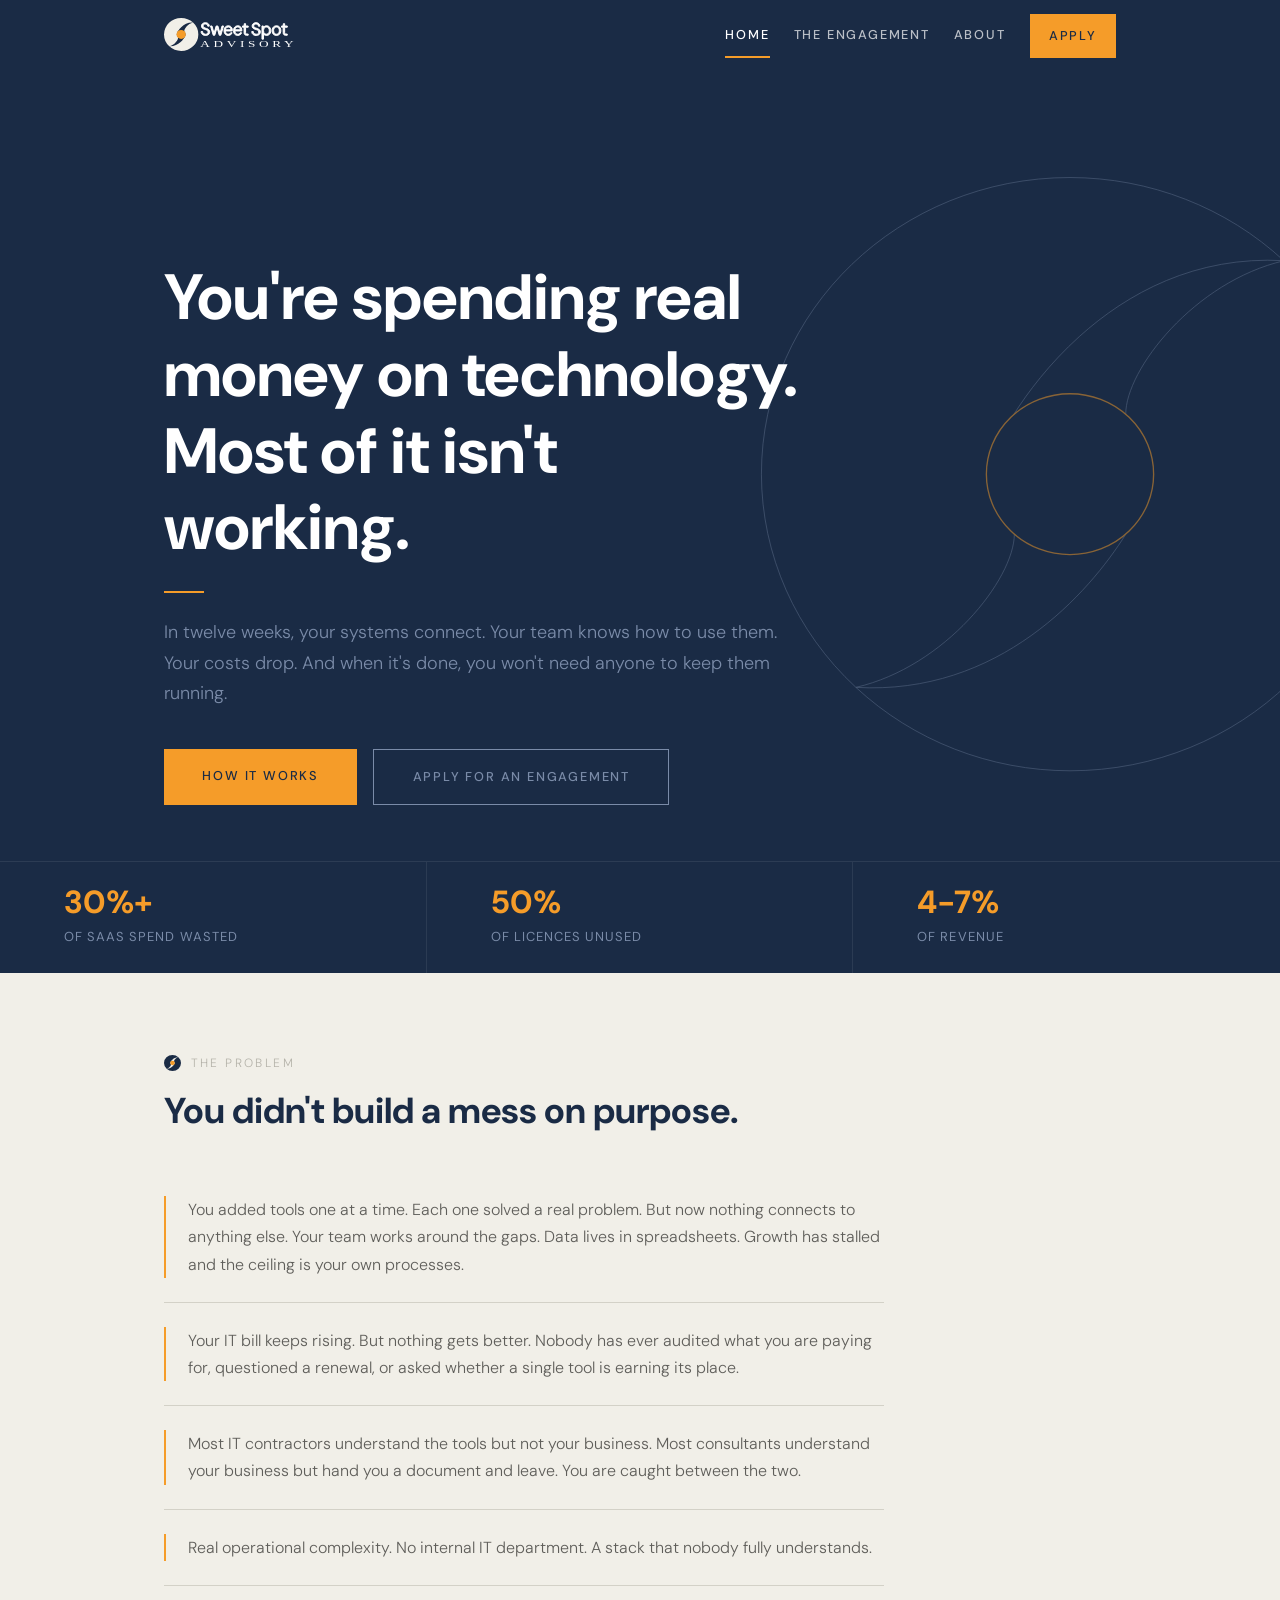
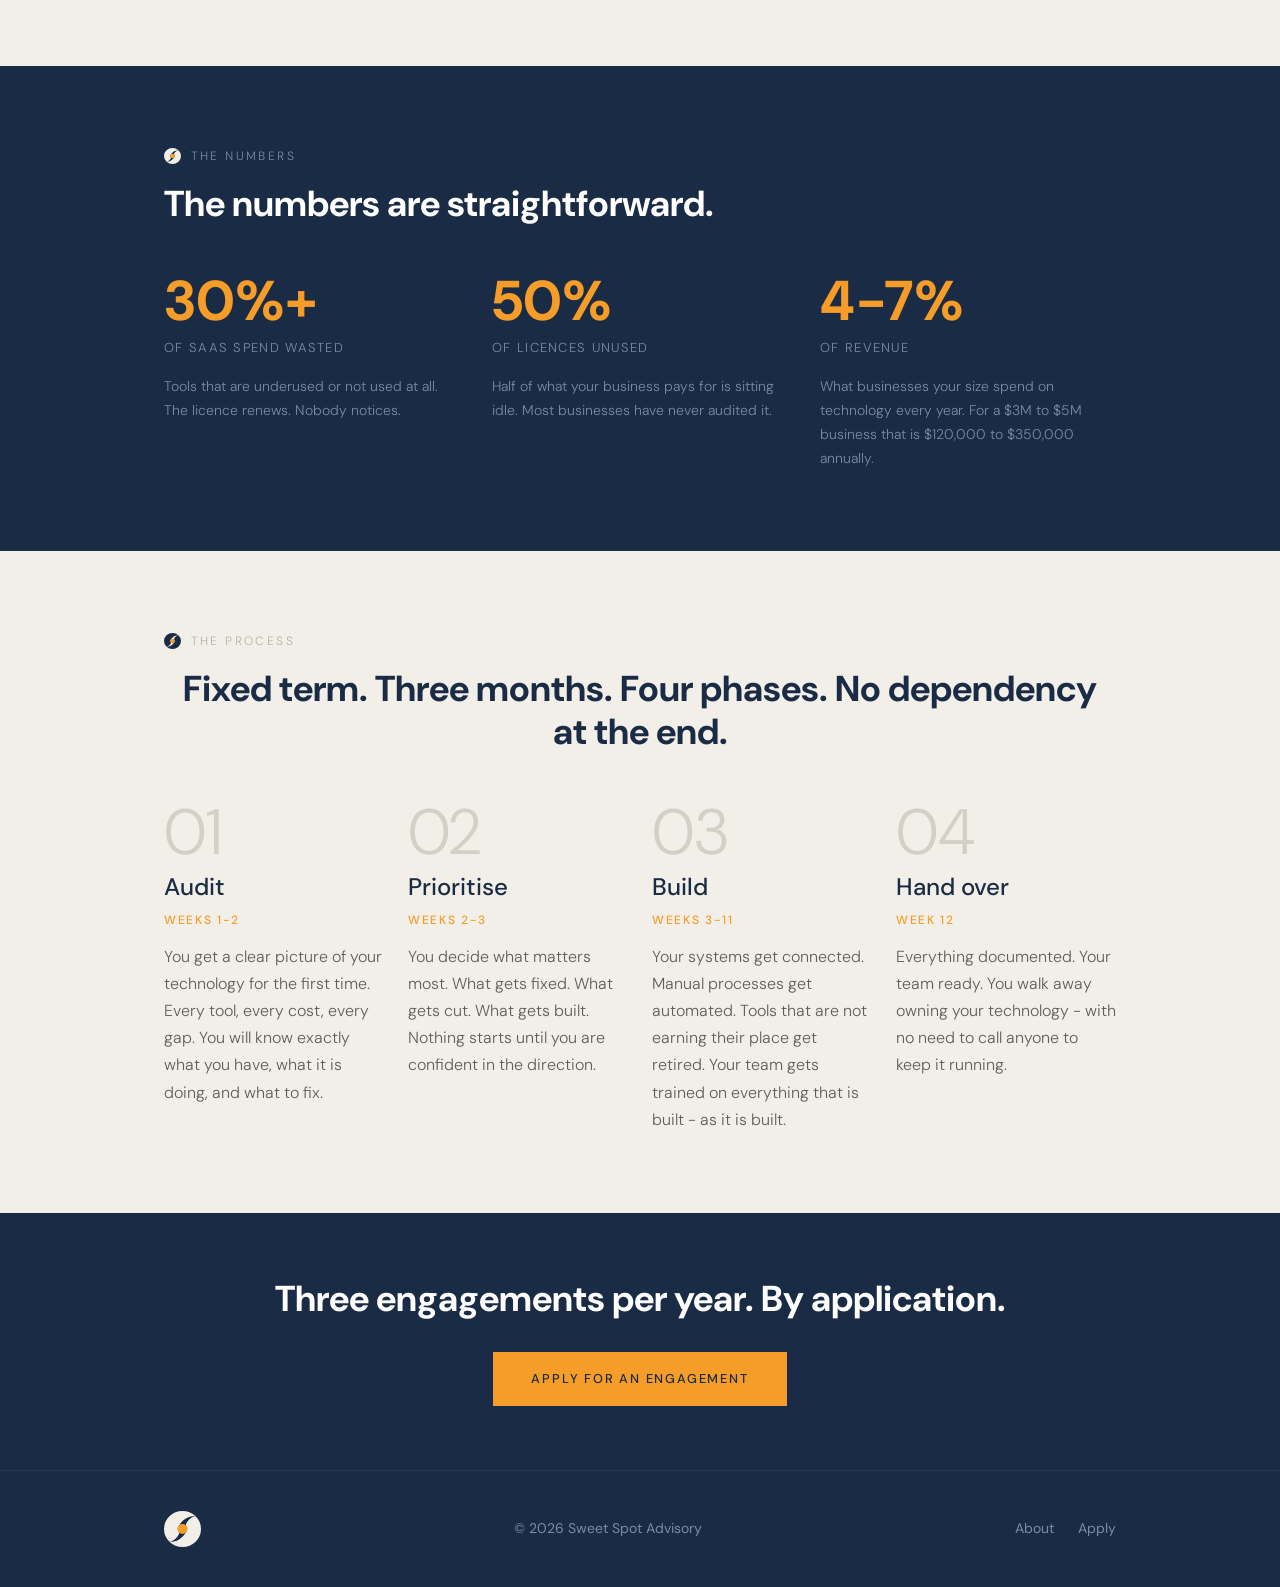
<file: index.html>
<!DOCTYPE html>
<html lang="en">
<head>
  <meta charset="UTF-8">
  <meta name="viewport" content="width=device-width, initial-scale=1.0">
  <title>Sweet Spot Advisory &mdash; Technology Advisory for Growing Businesses</title>
  <meta name="description" content="Sweet Spot Advisory. Fixed-term technology engagements for B2B businesses whose systems have stopped working for them. Three months. Strategy and implementation. No ongoing dependency.">
  <meta property="og:title" content="Sweet Spot Advisory — Technology that earns its place.">
  <meta property="og:description" content="Fixed-term technology engagements for B2B businesses. Three months. Strategy and implementation. No ongoing dependency.">
  <meta property="og:url" content="https://sweetspotadvisory.com.au">
  <meta property="og:type" content="website">
  <meta name="twitter:card" content="summary">
  <meta name="twitter:title" content="Sweet Spot Advisory">
  <meta name="twitter:description" content="Fixed-term technology engagements for B2B businesses. Three months. No ongoing dependency.">
  <link rel="canonical" href="https://sweetspotadvisory.com.au/">
  <link rel="icon" href="assets/images/favicon.svg" type="image/svg+xml">
  <script type="application/ld+json">
  {
    "@context": "https://schema.org",
    "@type": "ProfessionalService",
    "name": "Sweet Spot Advisory",
    "description": "Fixed-term technology advisory engagements for B2B businesses.",
    "url": "https://sweetspotadvisory.com.au",
    "telephone": "+61420600071",
    "email": "kevin@sweetspotadvisory.com.au",
    "address": {
      "@type": "PostalAddress",
      "addressLocality": "Sydney",
      "addressRegion": "NSW",
      "addressCountry": "AU"
    },
    "founder": {
      "@type": "Person",
      "name": "Kevin Sweet"
    },
    "areaServed": "Australia",
    "priceRange": "$$$"
  }
  </script>
  <link rel="stylesheet" href="assets/css/main.css">
</head>
<body>

<!-- NAV: keep in sync across all pages -->

<nav class="site-nav">
  <div class="container">
    <a href="index.html" class="site-nav__brand">
      <img src="assets/images/logo.svg" alt="Sweet Spot Advisory" class="site-nav__logo">
    </a>
    <button class="site-nav__toggle" aria-label="Toggle navigation" aria-expanded="false">
      <span></span><span></span><span></span>
    </button>
    <ul class="site-nav__links">
      <li><a href="index.html">Home</a></li>
      <li><a href="engagement.html">The Engagement</a></li>
      <li><a href="about.html">About</a></li>
      <li><a href="contact.html" class="btn--nav">Apply</a></li>
    </ul>
  </div>
</nav>
<!-- /NAV -->

<main>

<!-- ========== HERO ========== -->
<section class="hero hero--full">
  <div class="hero-mark-bg" aria-hidden="true">
    <img src="assets/images/MarkOutlineAll.svg" alt="">
  </div>
  <div class="container">
    <h1>You're spending real money on technology. Most of it isn't working.</h1>
    <hr class="hero__accent">
    <p>In twelve weeks, your systems connect. Your team knows how to use them. Your costs drop. And when it's done, you won't need anyone to keep them running.</p>
    <div class="hero__ctas">
      <a href="#how-it-works" class="btn btn--primary">How it works</a>
      <a href="contact.html" class="btn btn--outline-light">Apply for an engagement</a>
    </div>
  </div>
  <div class="hero-stats">
    <div class="hero-stat">
      <span class="hero-stat__value">30%+</span>
      <span class="hero-stat__label">of SaaS spend wasted</span>
    </div>
    <div class="hero-stat">
      <span class="hero-stat__value">50%</span>
      <span class="hero-stat__label">of licences unused</span>
    </div>
    <div class="hero-stat">
      <span class="hero-stat__value">4-7%</span>
      <span class="hero-stat__label">of revenue</span>
    </div>
  </div>
</section>


<!-- ========== THE PROBLEM ========== -->
<section class="section" id="the-problem">
  <div class="container">
    <span class="section__label">The problem</span>
    <h2 class="section__heading reveal">You didn't build a mess on purpose.</h2>

    <ul class="problem-list reveal">
      <li class="problem-list__item">
        <p>You added tools one at a time. Each one solved a real problem. But now nothing connects to anything else. Your team works around the gaps. Data lives in spreadsheets. Growth has stalled and the ceiling is your own processes.</p>
      </li>
      <li class="problem-list__item">
        <p>Your IT bill keeps rising. But nothing gets better. Nobody has ever audited what you are paying for, questioned a renewal, or asked whether a single tool is earning its place.</p>
      </li>
      <li class="problem-list__item">
        <p>Most IT contractors understand the tools but not your business. Most consultants understand your business but hand you a document and leave. You are caught between the two.</p>
      </li>
      <li class="problem-list__item">
        <p>Real operational complexity. No internal IT department. A stack that nobody fully understands.</p>
      </li>
    </ul>
  </div>
</section>


<!-- ========== THE ROI CASE ========== -->
<section class="section section--navy" id="roi">
  <div class="container">
    <span class="section__label">The numbers</span>
    <h2 class="section__heading section__heading--light reveal">The numbers are straightforward.</h2>

    <div class="stat-grid reveal">
      <div class="stat">
        <span class="stat__number">30%+</span>
        <span class="stat__label">of SaaS spend wasted</span>
        <p class="stat__detail">Tools that are underused or not used at all. The licence renews. Nobody notices.</p>
      </div>
      <div class="stat">
        <span class="stat__number">50%</span>
        <span class="stat__label">of licences unused</span>
        <p class="stat__detail">Half of what your business pays for is sitting idle. Most businesses have never audited it.</p>
      </div>
      <div class="stat">
        <span class="stat__number">4-7%</span>
        <span class="stat__label">of revenue</span>
        <p class="stat__detail">What businesses your size spend on technology every year. For a $3M to $5M business that is $120,000 to $350,000 annually.</p>
      </div>
    </div>
  </div>
</section>


<!-- ========== HOW IT WORKS ========== -->
<section class="section" id="how-it-works">
  <div class="container">
    <span class="section__label">The process</span>
    <h2 class="section__heading text-center reveal">Fixed term. Three months. Four phases. No dependency at the end.</h2>

    <div class="timeline reveal">
      <div class="timeline__phase">
        <span class="timeline__number">01</span>
        <h3>Audit</h3>
        <span class="label">Weeks 1-2</span>
        <p>You get a clear picture of your technology for the first time. Every tool, every cost, every gap. You will know exactly what you have, what it is doing, and what to fix.</p>
      </div>
      <div class="timeline__phase">
        <span class="timeline__number">02</span>
        <h3>Prioritise</h3>
        <span class="label">Weeks 2-3</span>
        <p>You decide what matters most. What gets fixed. What gets cut. What gets built. Nothing starts until you are confident in the direction.</p>
      </div>
      <div class="timeline__phase">
        <span class="timeline__number">03</span>
        <h3>Build</h3>
        <span class="label">Weeks 3-11</span>
        <p>Your systems get connected. Manual processes get automated. Tools that are not earning their place get retired. Your team gets trained on everything that is built - as it is built.</p>
      </div>
      <div class="timeline__phase">
        <span class="timeline__number">04</span>
        <h3>Hand over</h3>
        <span class="label">Week 12</span>
        <p>Everything documented. Your team ready. You walk away owning your technology - with no need to call anyone to keep it running.</p>
      </div>
    </div>
  </div>
</section>


<!-- ========== CTA STRIP ========== -->
<section class="section section--navy section--cta">
  <div class="container text-center">
    <h2 class="section__heading section__heading--light reveal">Three engagements per year. By application.</h2>
    <a href="contact.html" class="btn btn--cta reveal">Apply for an engagement</a>
  </div>
</section>

</main>

<!-- FOOTER: keep in sync across all pages -->
<footer class="site-footer">
  <div class="container">
    <div class="footer-inner">
      <img src="assets/images/SPLogo-Offwhite.svg" alt="Sweet Spot Advisory" class="footer-logo">
      <span class="footer-copy">&copy; 2026 Sweet Spot Advisory</span>
      <ul class="footer-links">
        <li><a href="about.html">About</a></li>
        <li><a href="contact.html">Apply</a></li>
      </ul>
    </div>
  </div>
</footer>
<!-- /FOOTER -->

<script src="assets/js/main.js"></script>
</body>
</html>
</file>
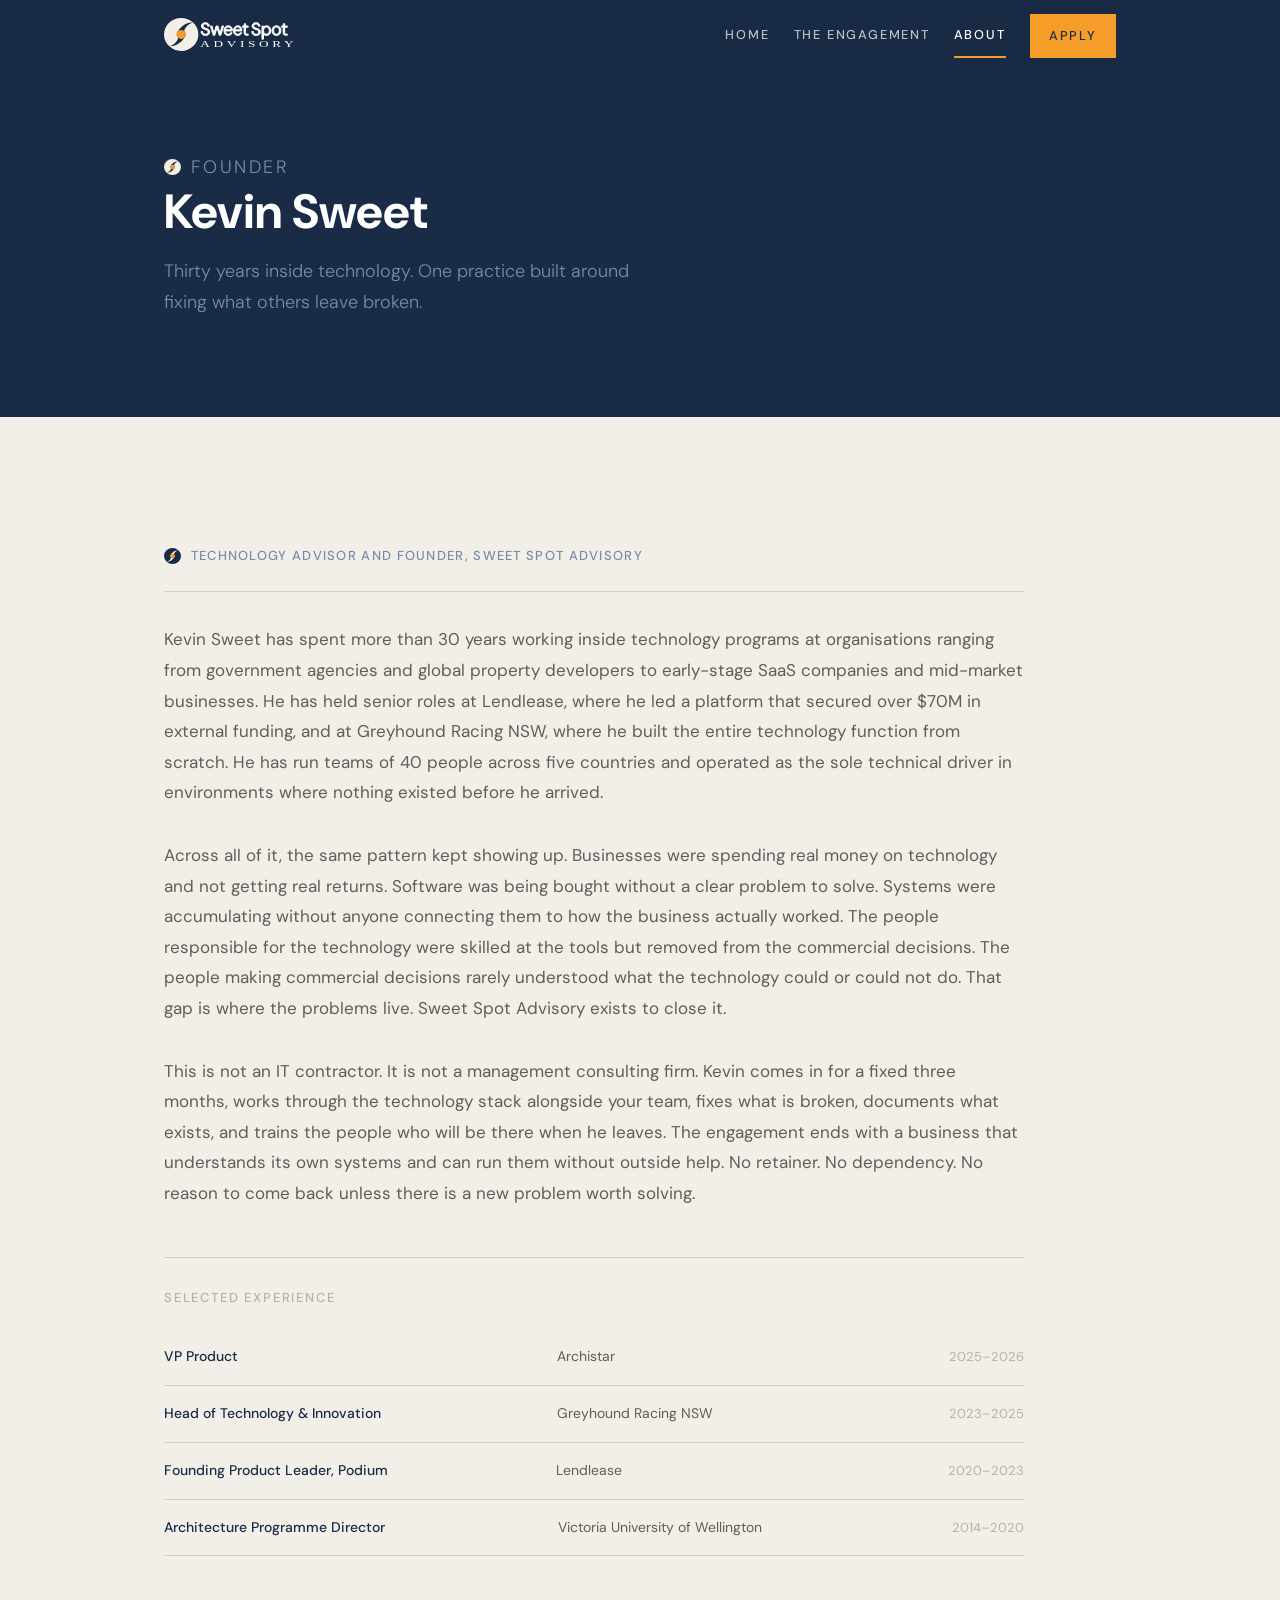
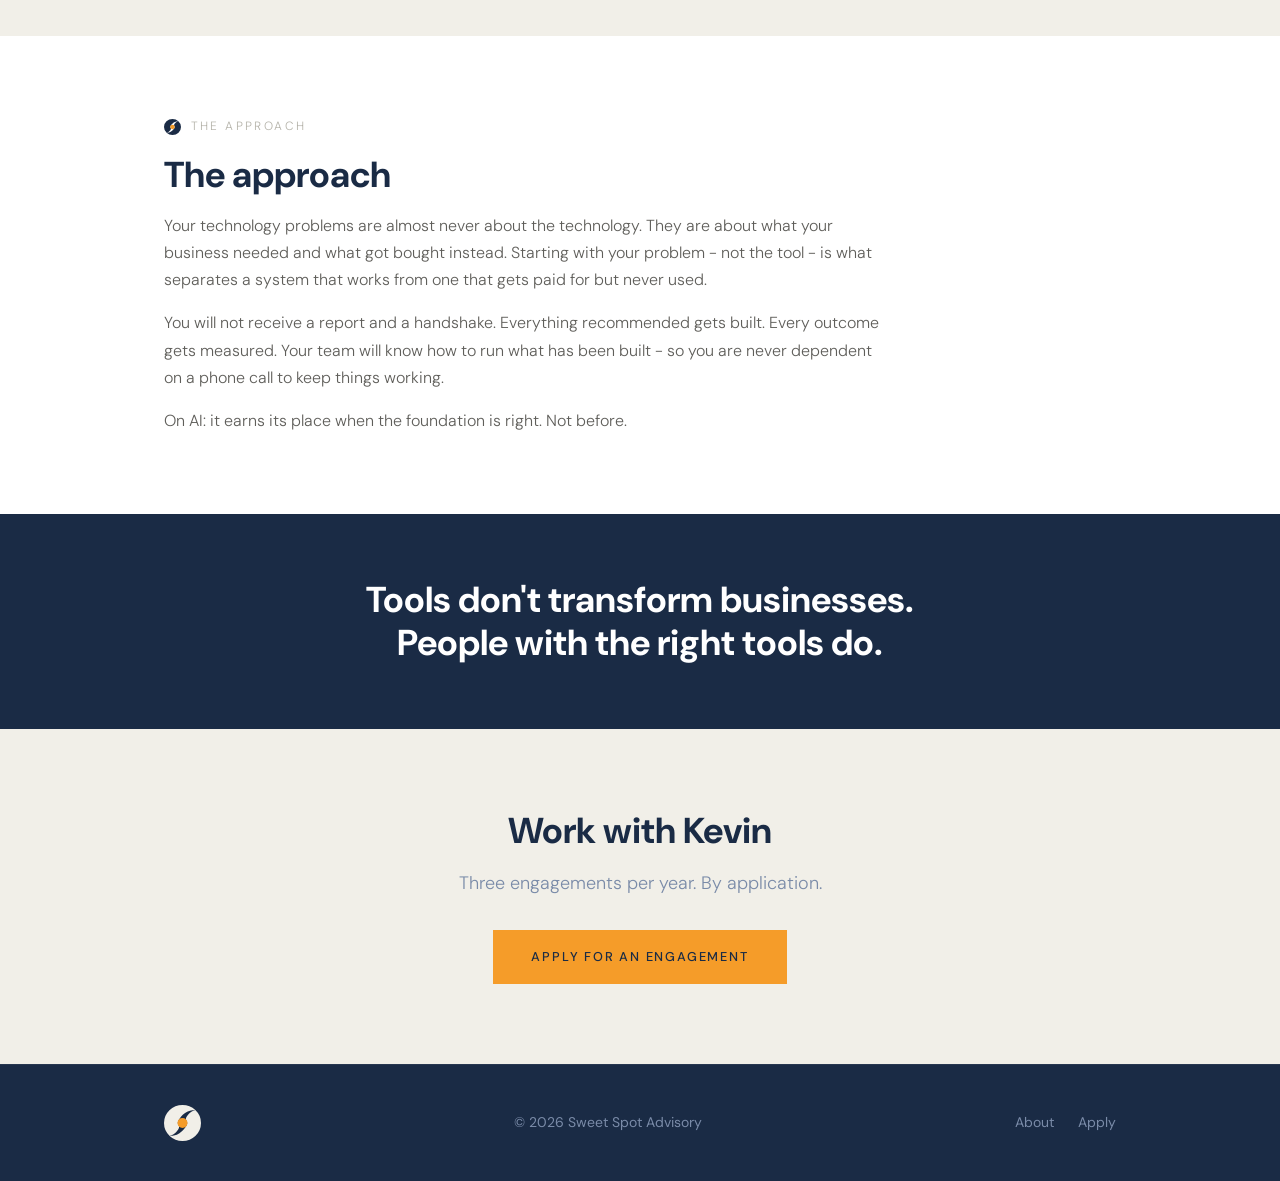
<file: about.html>
<!DOCTYPE html>
<html lang="en">
<head>
  <meta charset="UTF-8">
  <meta name="viewport" content="width=device-width, initial-scale=1.0">
  <title>About &mdash; Sweet Spot Advisory</title>
  <meta name="description" content="Kevin Sweet. Thirty years inside technology. One practice built around fixing what others leave broken. Founder of Sweet Spot Advisory.">
  <meta property="og:title" content="About — Sweet Spot Advisory">
  <meta property="og:description" content="Kevin Sweet. Thirty years inside technology. One practice built around fixing what others leave broken. Founder of Sweet Spot Advisory.">
  <meta property="og:type" content="website">
  <link rel="canonical" href="https://sweetspotadvisory.com.au/about">
  <link rel="icon" href="assets/images/favicon.svg" type="image/svg+xml">
  <link rel="stylesheet" href="assets/css/main.css">
</head>
<body class="no-hero">

<!-- NAV: keep in sync across all pages -->
<nav class="site-nav">
  <div class="container">
    <a href="index.html" class="site-nav__brand">
      <img src="assets/images/logo.svg" alt="Sweet Spot Advisory" class="site-nav__logo">
    </a>
    <button class="site-nav__toggle" aria-label="Toggle navigation" aria-expanded="false">
      <span></span><span></span><span></span>
    </button>
    <ul class="site-nav__links">
      <li><a href="index.html">Home</a></li>
      <li><a href="engagement.html">The Engagement</a></li>
      <li><a href="about.html">About</a></li>
      <li><a href="contact.html" class="btn--nav">Apply</a></li>
    </ul>
  </div>
</nav>
<!-- /NAV -->

<main>

<!-- ========== HERO ========== -->
<section class="hero first-section">
  <div class="container">
    <p class="hero-eyebrow">Founder</p>
    <h1>Kevin Sweet</h1>
    <p>Thirty years inside technology. One practice built around fixing what others leave broken.</p>
  </div>
</section>


<!-- ========== BIO ========== -->
<section class="section">
  <div class="container">
    <div class="about-intro reveal">
      <p class="about-role">Technology Advisor and Founder, Sweet Spot Advisory</p>
      <div class="about-bio">
        <p>Kevin Sweet has spent more than 30 years working inside technology programs at organisations ranging from government agencies and global property developers to early-stage SaaS companies and mid-market businesses. He has held senior roles at Lendlease, where he led a platform that secured over $70M in external funding, and at Greyhound Racing NSW, where he built the entire technology function from scratch. He has run teams of 40 people across five countries and operated as the sole technical driver in environments where nothing existed before he arrived.</p>
        <p>Across all of it, the same pattern kept showing up. Businesses were spending real money on technology and not getting real returns. Software was being bought without a clear problem to solve. Systems were accumulating without anyone connecting them to how the business actually worked. The people responsible for the technology were skilled at the tools but removed from the commercial decisions. The people making commercial decisions rarely understood what the technology could or could not do. That gap is where the problems live. Sweet Spot Advisory exists to close it.</p>
        <p>This is not an IT contractor. It is not a management consulting firm. Kevin comes in for a fixed three months, works through the technology stack alongside your team, fixes what is broken, documents what exists, and trains the people who will be there when he leaves. The engagement ends with a business that understands its own systems and can run them without outside help. No retainer. No dependency. No reason to come back unless there is a new problem worth solving.</p>
      </div>
      <div class="about-experience">
        <h4>Selected experience</h4>
        <ul class="experience-list">
          <li><span class="experience-role">VP Product</span><span class="experience-org">Archistar</span><span class="experience-years">2025&ndash;2026</span></li>
          <li><span class="experience-role">Head of Technology &amp; Innovation</span><span class="experience-org">Greyhound Racing NSW</span><span class="experience-years">2023&ndash;2025</span></li>
          <li><span class="experience-role">Founding Product Leader, Podium</span><span class="experience-org">Lendlease</span><span class="experience-years">2020&ndash;2023</span></li>
          <li><span class="experience-role">Architecture Programme Director</span><span class="experience-org">Victoria University of Wellington</span><span class="experience-years">2014&ndash;2020</span></li>
        </ul>
      </div>
    </div>
  </div>
</section>


<!-- ========== APPROACH ========== -->
<section class="section section--alt">
  <div class="container">
    <span class="section__label">The approach</span>
    <h2 class="section__heading reveal">The approach</h2>
    <div class="prose reveal">
      <p>Your technology problems are almost never about the technology. They are about what your business needed and what got bought instead. Starting with your problem - not the tool - is what separates a system that works from one that gets paid for but never used.</p>
      <p>You will not receive a report and a handshake. Everything recommended gets built. Every outcome gets measured. Your team will know how to run what has been built - so you are never dependent on a phone call to keep things working.</p>
      <p>On AI: it earns its place when the foundation is right. Not before.</p>
    </div>
  </div>
</section>


<!-- ========== POSITIONING LINE ========== -->
<section class="section section--navy section--cta">
  <div class="container text-center">
    <blockquote class="pullquote reveal">
      Tools don't transform businesses. People with the right tools do.
    </blockquote>
  </div>
</section>


<!-- ========== CTA ========== -->
<section class="section text-center">
  <div class="container">
    <h2 class="section__heading reveal">Work with Kevin</h2>
    <p class="section__sub reveal">Three engagements per year. By application.</p>
    <a href="contact.html" class="btn btn--primary reveal mt-3">Apply for an engagement</a>
  </div>
</section>

</main>

<!-- FOOTER: keep in sync across all pages -->
<footer class="site-footer">
  <div class="container">
    <div class="footer-inner">
      <img src="assets/images/SPLogo-Offwhite.svg" alt="Sweet Spot Advisory" class="footer-logo">
      <span class="footer-copy">&copy; 2026 Sweet Spot Advisory</span>
      <ul class="footer-links">
        <li><a href="about.html">About</a></li>
        <li><a href="contact.html">Apply</a></li>
      </ul>
    </div>
  </div>
</footer>
<!-- /FOOTER -->

<script src="assets/js/main.js"></script>
</body>
</html>
</file>
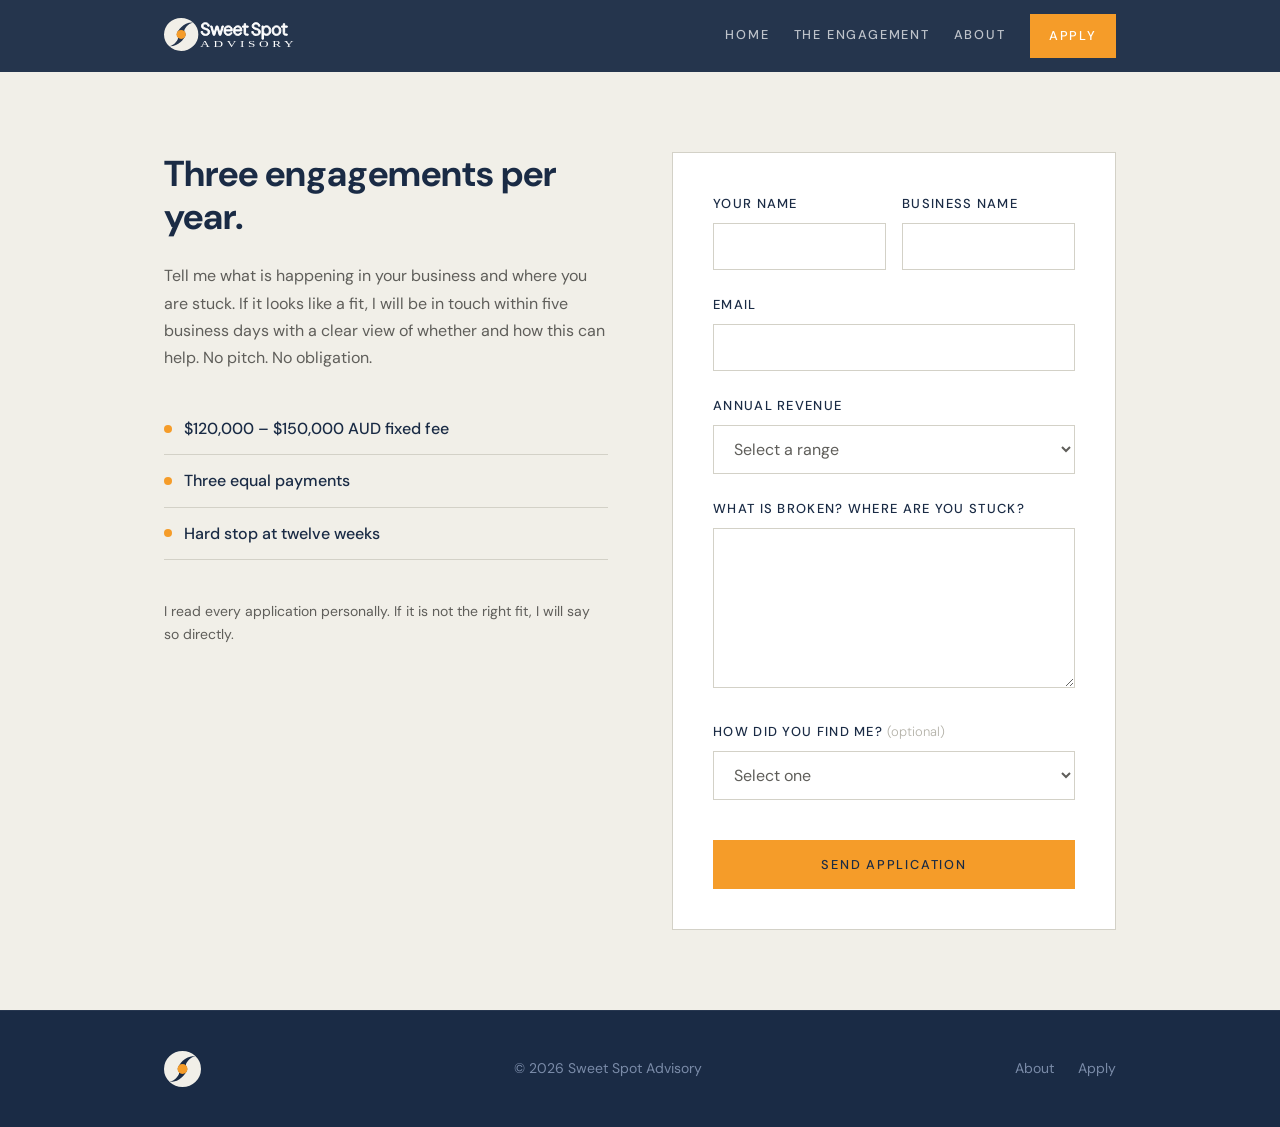
<file: contact.html>
<!DOCTYPE html>
<html lang="en">
<head>
  <meta charset="UTF-8">
  <meta name="viewport" content="width=device-width, initial-scale=1.0">
  <title>Apply &mdash; Sweet Spot Advisory</title>
  <meta name="description" content="Apply for a Sweet Spot Advisory engagement. Three engagements per year. Tell me what is happening in your business.">
  <meta property="og:title" content="Apply — Sweet Spot Advisory">
  <meta property="og:description" content="Apply for a Sweet Spot Advisory engagement. Three engagements per year. Tell me what is happening in your business.">
  <meta property="og:type" content="website">
  <link rel="canonical" href="https://sweetspotadvisory.com.au/contact">
  <link rel="icon" href="assets/images/favicon.svg" type="image/svg+xml">
  <link rel="stylesheet" href="assets/css/main.css">
</head>
<body class="no-hero">

<!-- NAV: keep in sync across all pages -->
<nav class="site-nav">
  <div class="container">
    <a href="index.html" class="site-nav__brand">
      <img src="assets/images/logo.svg" alt="Sweet Spot Advisory" class="site-nav__logo">
    </a>
    <button class="site-nav__toggle" aria-label="Toggle navigation" aria-expanded="false">
      <span></span><span></span><span></span>
    </button>
    <ul class="site-nav__links">
      <li><a href="index.html">Home</a></li>
      <li><a href="engagement.html">The Engagement</a></li>
      <li><a href="about.html">About</a></li>
      <li><a href="contact.html" class="btn--nav">Apply</a></li>
    </ul>
  </div>
</nav>
<!-- /NAV -->

<main>

<!-- ========== APPLICATION ========== -->
<section class="section first-section">
  <div class="container">
    <div class="contact-layout">

      <!-- Left: context panel -->
      <div class="contact-context">
        <h2>Three engagements per year.</h2>
        <p>Tell me what is happening in your business and where you are stuck. If it looks like a fit, I will be in touch within five business days with a clear view of whether and how this can help. No pitch. No obligation.</p>

        <ul class="contact-facts">
          <li>$120,000 &ndash; $150,000 AUD fixed fee</li>
          <li>Three equal payments</li>
          <li>Hard stop at twelve weeks</li>
        </ul>

        <p class="contact-note">I read every application personally. If it is not the right fit, I will say so directly.</p>
      </div>

      <!-- Right: form panel -->
      <div class="contact-form-panel">
        <form id="contact-form" class="contact-form" action="https://formspree.io/f/xvzwewrn" method="POST">

          <div class="form-row">
            <div class="form-group">
              <label for="name">Your name</label>
              <input type="text" id="name" name="name" required>
            </div>
            <div class="form-group">
              <label for="business">Business name</label>
              <input type="text" id="business" name="business" required>
            </div>
          </div>

          <div class="form-group">
            <label for="email">Email</label>
            <input type="email" id="email" name="email" required>
          </div>

          <div class="form-group">
            <label for="revenue">Annual revenue</label>
            <select id="revenue" name="revenue" required>
              <option value="">Select a range</option>
              <option value="under-1m">Under $1M</option>
              <option value="1m-3m">$1M&ndash;$3M</option>
              <option value="3m-7m">$3M&ndash;$7M</option>
              <option value="7m-15m">$7M&ndash;$15M</option>
              <option value="15m-plus">$15M+</option>
            </select>
          </div>

          <div class="form-group">
            <label for="situation">What is broken? Where are you stuck?</label>
            <textarea id="situation" name="situation" required></textarea>
          </div>

          <div class="form-group">
            <label for="referral">How did you find me? <span class="form-optional">(optional)</span></label>
            <select id="referral" name="referral">
              <option value="">Select one</option>
              <option value="referral">Referral from someone I know</option>
              <option value="linkedin">LinkedIn</option>
              <option value="web-search">Web search</option>
              <option value="industry-network">Industry network</option>
              <option value="other">Other</option>
            </select>
          </div>

          <button type="submit" class="btn btn--primary btn--form-submit">Send application</button>

          <div id="form-status" class="form-status"></div>
        </form>
      </div>

    </div>
  </div>
</section>

</main>

<!-- FOOTER: keep in sync across all pages -->
<footer class="site-footer">
  <div class="container">
    <div class="footer-inner">
      <img src="assets/images/SPLogo-Offwhite.svg" alt="Sweet Spot Advisory" class="footer-logo">
      <span class="footer-copy">&copy; 2026 Sweet Spot Advisory</span>
      <ul class="footer-links">
        <li><a href="about.html">About</a></li>
        <li><a href="contact.html">Apply</a></li>
      </ul>
    </div>
  </div>
</footer>
<!-- /FOOTER -->

<script src="assets/js/main.js"></script>
</body>
</html>
</file>
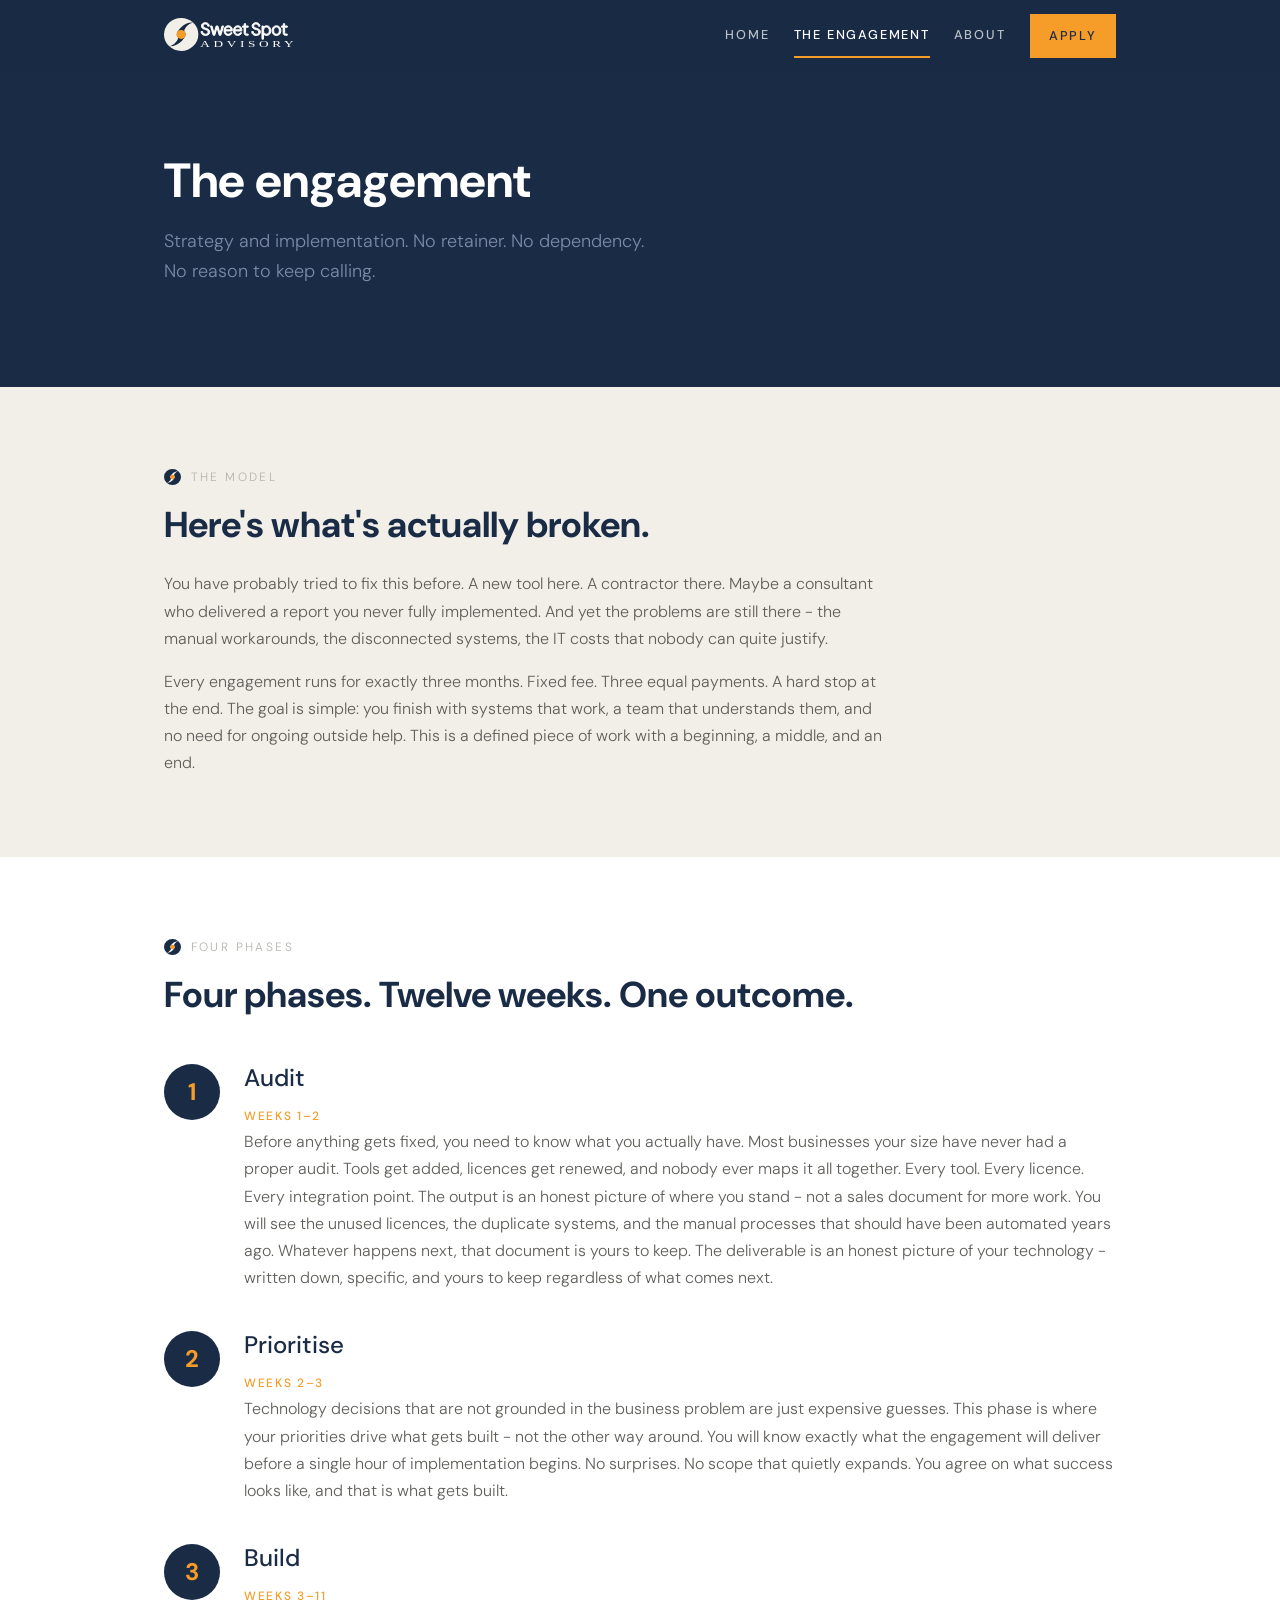
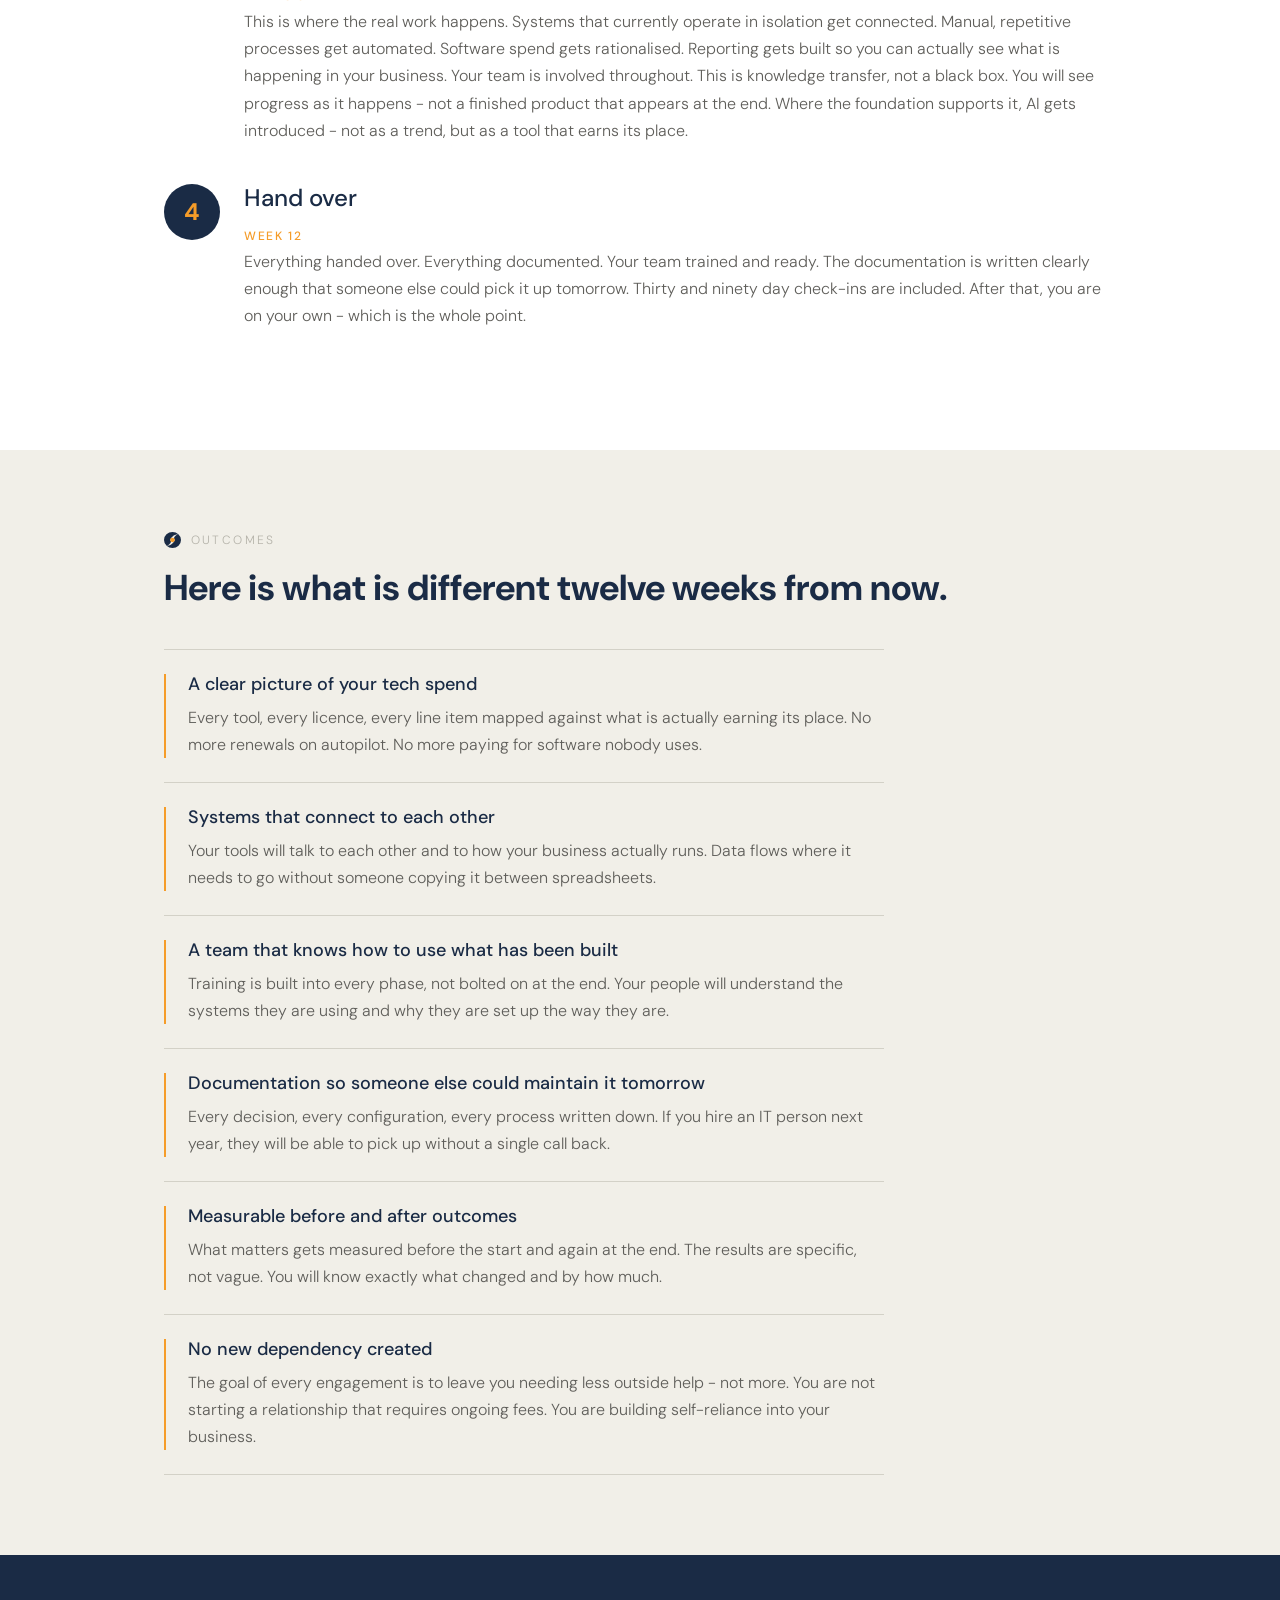
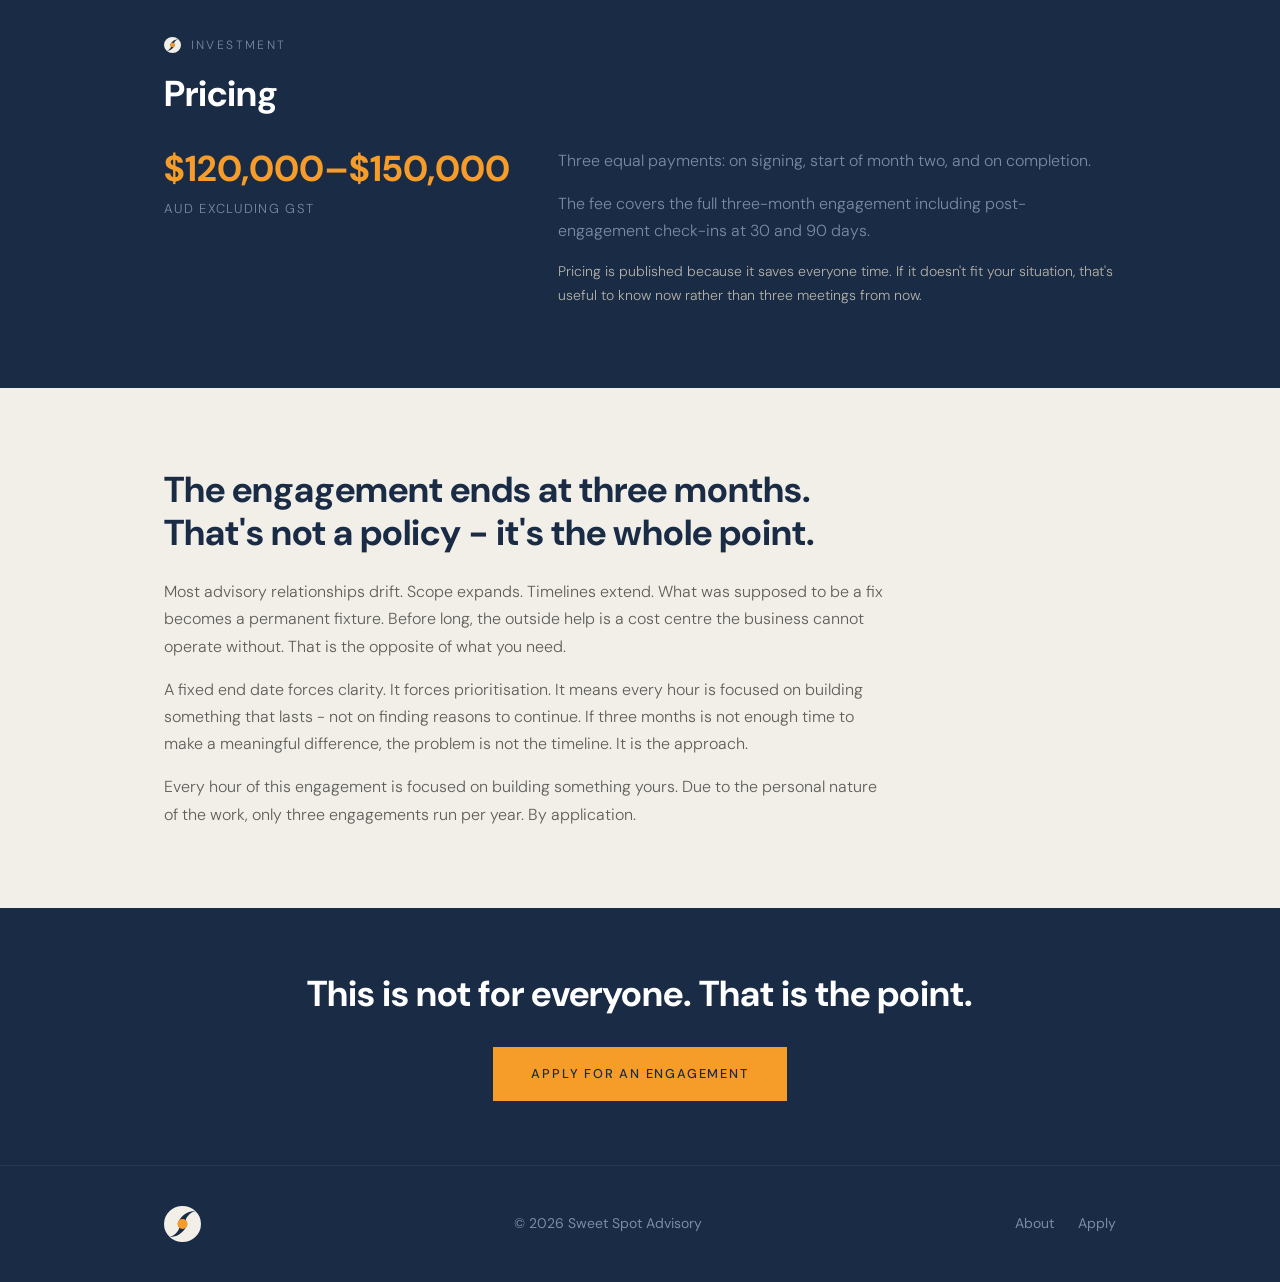
<file: engagement.html>
<!DOCTYPE html>
<html lang="en">
<head>
  <meta charset="UTF-8">
  <meta name="viewport" content="width=device-width, initial-scale=1.0">
  <title>The Engagement &mdash; Sweet Spot Advisory</title>
  <meta name="description" content="A fixed-term, fixed-fee technology engagement. Three months. Four phases. Audit, prioritise, build, hand over. No ongoing retainer created.">
  <meta property="og:title" content="The Engagement — Sweet Spot Advisory">
  <meta property="og:description" content="A fixed-term, fixed-fee technology engagement. Three months. Four phases. Audit, prioritise, build, hand over. No ongoing retainer created.">
  <meta property="og:type" content="website">
  <link rel="canonical" href="https://sweetspotadvisory.com.au/engagement">
  <link rel="icon" href="assets/images/favicon.svg" type="image/svg+xml">
  <link rel="stylesheet" href="assets/css/main.css">
</head>
<body class="no-hero">

<!-- NAV: keep in sync across all pages -->
<nav class="site-nav">
  <div class="container">
    <a href="index.html" class="site-nav__brand">
      <img src="assets/images/logo.svg" alt="Sweet Spot Advisory" class="site-nav__logo">
    </a>
    <button class="site-nav__toggle" aria-label="Toggle navigation" aria-expanded="false">
      <span></span><span></span><span></span>
    </button>
    <ul class="site-nav__links">
      <li><a href="index.html">Home</a></li>
      <li><a href="engagement.html">The Engagement</a></li>
      <li><a href="about.html">About</a></li>
      <li><a href="contact.html" class="btn--nav">Apply</a></li>
    </ul>
  </div>
</nav>
<!-- /NAV -->

<main>

<!-- ========== HERO ========== -->
<section class="hero first-section">
  <div class="container">
    <h1>The engagement</h1>
    <p>Strategy and implementation. No retainer. No dependency. No reason to keep calling.</p>
  </div>
</section>


<!-- ========== THE MODEL ========== -->
<section class="section">
  <div class="container">
    <span class="section__label">The model</span>
    <div class="prose reveal">
      <h2 class="section__heading">Here's what's actually broken.</h2>
      <p>You have probably tried to fix this before. A new tool here. A contractor there. Maybe a consultant who delivered a report you never fully implemented. And yet the problems are still there - the manual workarounds, the disconnected systems, the IT costs that nobody can quite justify.</p>
      <p>Every engagement runs for exactly three months. Fixed fee. Three equal payments. A hard stop at the end. The goal is simple: you finish with systems that work, a team that understands them, and no need for ongoing outside help. This is a defined piece of work with a beginning, a middle, and an end.</p>
    </div>
  </div>
</section>


<!-- ========== FOUR PHASES (expanded) ========== -->
<section class="section section--alt">
  <div class="container">
    <span class="section__label">Four phases</span>
    <h2 class="section__heading reveal">Four phases. Twelve weeks. One outcome.</h2>

    <div class="engagement-phases">
      <div class="phase reveal">
        <div class="phase__number">1</div>
        <div>
          <h3>Audit</h3>
          <span class="label">Weeks 1&ndash;2</span>
          <p>Before anything gets fixed, you need to know what you actually have. Most businesses your size have never had a proper audit. Tools get added, licences get renewed, and nobody ever maps it all together. Every tool. Every licence. Every integration point. The output is an honest picture of where you stand - not a sales document for more work. You will see the unused licences, the duplicate systems, and the manual processes that should have been automated years ago. Whatever happens next, that document is yours to keep. The deliverable is an honest picture of your technology - written down, specific, and yours to keep regardless of what comes next.</p>
        </div>
      </div>

      <div class="phase reveal">
        <div class="phase__number">2</div>
        <div>
          <h3>Prioritise</h3>
          <span class="label">Weeks 2&ndash;3</span>
          <p>Technology decisions that are not grounded in the business problem are just expensive guesses. This phase is where your priorities drive what gets built - not the other way around. You will know exactly what the engagement will deliver before a single hour of implementation begins. No surprises. No scope that quietly expands. You agree on what success looks like, and that is what gets built.</p>
        </div>
      </div>

      <div class="phase reveal">
        <div class="phase__number">3</div>
        <div>
          <h3>Build</h3>
          <span class="label">Weeks 3&ndash;11</span>
          <p>This is where the real work happens. Systems that currently operate in isolation get connected. Manual, repetitive processes get automated. Software spend gets rationalised. Reporting gets built so you can actually see what is happening in your business. Your team is involved throughout. This is knowledge transfer, not a black box. You will see progress as it happens - not a finished product that appears at the end. Where the foundation supports it, AI gets introduced - not as a trend, but as a tool that earns its place.</p>
        </div>
      </div>

      <div class="phase reveal">
        <div class="phase__number">4</div>
        <div>
          <h3>Hand over</h3>
          <span class="label">Week 12</span>
          <p>Everything handed over. Everything documented. Your team trained and ready. The documentation is written clearly enough that someone else could pick it up tomorrow. Thirty and ninety day check-ins are included. After that, you are on your own - which is the whole point.</p>
        </div>
      </div>
    </div>
  </div>
</section>


<!-- ========== WHAT YOU WALK AWAY WITH ========== -->
<section class="section">
  <div class="container">
    <span class="section__label">Outcomes</span>
    <h2 class="section__heading reveal">Here is what is different twelve weeks from now.</h2>

    <div class="prose-blocks reveal">
      <div class="prose-block">
        <h4>A clear picture of your tech spend</h4>
        <p>Every tool, every licence, every line item mapped against what is actually earning its place. No more renewals on autopilot. No more paying for software nobody uses.</p>
      </div>

      <div class="prose-block">
        <h4>Systems that connect to each other</h4>
        <p>Your tools will talk to each other and to how your business actually runs. Data flows where it needs to go without someone copying it between spreadsheets.</p>
      </div>

      <div class="prose-block">
        <h4>A team that knows how to use what has been built</h4>
        <p>Training is built into every phase, not bolted on at the end. Your people will understand the systems they are using and why they are set up the way they are.</p>
      </div>

      <div class="prose-block">
        <h4>Documentation so someone else could maintain it tomorrow</h4>
        <p>Every decision, every configuration, every process written down. If you hire an IT person next year, they will be able to pick up without a single call back.</p>
      </div>

      <div class="prose-block">
        <h4>Measurable before and after outcomes</h4>
        <p>What matters gets measured before the start and again at the end. The results are specific, not vague. You will know exactly what changed and by how much.</p>
      </div>

      <div class="prose-block">
        <h4>No new dependency created</h4>
        <p>The goal of every engagement is to leave you needing less outside help - not more. You are not starting a relationship that requires ongoing fees. You are building self-reliance into your business.</p>
      </div>
    </div>
  </div>
</section>


<!-- ========== PRICING ========== -->
<section class="section section--navy">
  <div class="container">
    <span class="section__label">Investment</span>
    <h2 class="section__heading section__heading--light reveal">Pricing</h2>

    <div class="pricing reveal">
      <div class="pricing__figure">
        <span class="pricing__amount">$120,000&ndash;$150,000</span>
        <span class="pricing__currency">AUD excluding GST</span>
      </div>
      <div class="pricing__detail">
        <p>Three equal payments: on signing, start of month two, and on completion.</p>
        <p>The fee covers the full three-month engagement including post-engagement check-ins at 30 and 90 days.</p>
        <p class="pricing__note">Pricing is published because it saves everyone time. If it doesn't fit your situation, that's useful to know now rather than three meetings from now.</p>
      </div>
    </div>
  </div>
</section>


<!-- ========== THE HARD STOP ========== -->
<section class="section">
  <div class="container">
    <div class="prose reveal">
      <h2 class="section__heading">The engagement ends at three months. That's not a policy - it's the whole point.</h2>
      <p>Most advisory relationships drift. Scope expands. Timelines extend. What was supposed to be a fix becomes a permanent fixture. Before long, the outside help is a cost centre the business cannot operate without. That is the opposite of what you need.</p>
      <p>A fixed end date forces clarity. It forces prioritisation. It means every hour is focused on building something that lasts - not on finding reasons to continue. If three months is not enough time to make a meaningful difference, the problem is not the timeline. It is the approach.</p>
      <p>Every hour of this engagement is focused on building something yours. Due to the personal nature of the work, only three engagements run per year. By application.</p>
    </div>
  </div>
</section>


<!-- ========== CTA STRIP ========== -->
<section class="section section--navy section--cta">
  <div class="container text-center">
    <h2 class="section__heading section__heading--light reveal">This is not for everyone. That is the point.</h2>
    <a href="contact.html" class="btn btn--cta reveal">Apply for an engagement</a>
  </div>
</section>

</main>

<!-- FOOTER: keep in sync across all pages -->
<footer class="site-footer">
  <div class="container">
    <div class="footer-inner">
      <img src="assets/images/SPLogo-Offwhite.svg" alt="Sweet Spot Advisory" class="footer-logo">
      <span class="footer-copy">&copy; 2026 Sweet Spot Advisory</span>
      <ul class="footer-links">
        <li><a href="about.html">About</a></li>
        <li><a href="contact.html">Apply</a></li>
      </ul>
    </div>
  </div>
</footer>
<!-- /FOOTER -->

<script src="assets/js/main.js"></script>
</body>
</html>
</file>
<file: assets/css/main.css>
/* =============================================================
   SWEET SPOT ADVISORY — Design System
   Flat design. Typography does the hierarchy work.
   No gradients. No drop shadows. No blur. Max 2px radius.
   ============================================================= */

@import url("https://fonts.googleapis.com/css2?family=DM+Sans:wght@300;400;500;700&display=swap");

/* ===== TOKENS ===== */
:root {
  --navy:          #1A2B45;
  --amber:         #F59C29;
  --off-white:     #F1EFE8;
  --advisory-blue: #7A8BA8;
  --mid-grey:      #5F5E5A;
  --light-grey:    #B4B2A9;
  --border-grey:   #D3D1C7;
  --white:         #FFFFFF;

  --navy-solid:    #1A2B45;
  --navy-95:       rgba(26, 43, 69, 0.95);
  --amber-hover:   #E08A14;

  --font:          "DM Sans", Arial, sans-serif;
  --lh-body:       1.7;
  --lh-heading:    1.2;

  --text-h1:       48px;
  --text-h2:       36px;
  --text-h3:       24px;
  --text-h4:       18px;
  --text-body:     16px;
  --text-small:    13px;

  --max-width:     1080px;
  --section-py:    80px;
  --section-px:    5vw;
  --grid-unit:     8px;
  --nav-height:    72px;
  --radius:        2px;

  --ease:          cubic-bezier(0.25, 0.1, 0.25, 1);
  --duration:      300ms;
  --duration-fast: 200ms;
}

/* ===== RESET ===== */
*, *::before, *::after {
  margin: 0;
  padding: 0;
  box-sizing: border-box;
}

html {
  font-size: var(--text-body);
  scroll-behavior: smooth;
}

body {
  font-family: var(--font);
  font-weight: 400;
  color: var(--mid-grey);
  background: var(--off-white);
  line-height: var(--lh-body);
  -webkit-font-smoothing: antialiased;
  -moz-osx-font-smoothing: grayscale;
  min-height: 100vh;
  display: flex;
  flex-direction: column;
}

main {
  flex: 1;
}

img { max-width: 100%; display: block; }

a {
  color: var(--navy);
  text-decoration: none;
  transition: color var(--duration-fast) var(--ease);
}
a:hover { color: var(--amber); }

/* ===== TYPOGRAPHY ===== */
h1, h2, h3, h4 {
  font-family: var(--font);
  font-weight: 700;
  color: var(--navy);
  line-height: var(--lh-heading);
}

h1 { font-size: var(--text-h1); }
h2 { font-size: var(--text-h2); }
h3 { font-size: var(--text-h3); }
h4 { font-size: var(--text-h4); }

.label,
.small {
  font-size: var(--text-small);
  font-weight: 300;
  letter-spacing: 0.14em;
  text-transform: uppercase;
  color: var(--light-grey);
}

.text-light { font-weight: 300; }

/* ===== LAYOUT ===== */
.container {
  max-width: var(--max-width);
  margin: 0 auto;
  padding: 0 var(--section-px);
}

.section {
  padding: var(--section-py) 0;
}

.section--alt {
  background: var(--white);
}

.text-center { text-align: center; }

/* Grid spacing */
.mt-1 { margin-top: var(--grid-unit); }
.mt-2 { margin-top: calc(var(--grid-unit) * 2); }
.mt-3 { margin-top: calc(var(--grid-unit) * 3); }
.mt-4 { margin-top: calc(var(--grid-unit) * 4); }
.mt-6 { margin-top: calc(var(--grid-unit) * 6); }
.mt-8 { margin-top: calc(var(--grid-unit) * 8); }
.mb-2 { margin-bottom: calc(var(--grid-unit) * 2); }
.mb-3 { margin-bottom: calc(var(--grid-unit) * 3); }
.mb-4 { margin-bottom: calc(var(--grid-unit) * 4); }

/* ===== NAV ===== */
.site-nav {
  position: fixed;
  top: 0; left: 0; right: 0;
  z-index: 100;
  height: var(--nav-height);
  display: flex;
  align-items: center;
  background: transparent;
  transition: background var(--duration) var(--ease);
}

.site-nav.scrolled {
  background: var(--navy-solid);
}

.site-nav .container {
  display: flex;
  align-items: center;
  justify-content: space-between;
  width: 100%;
}

.site-nav__brand {
  display: flex;
  align-items: center;
  text-decoration: none;
  overflow: visible;
  flex-shrink: 0;
}

.site-nav__logo {
  height: 36px;
  width: auto;
  max-width: none;
  display: block;
  overflow: visible;
}

.site-nav__links {
  display: flex;
  align-items: center;
  gap: calc(var(--grid-unit) * 3);
  list-style: none;
}

.site-nav__links a {
  color: rgba(255, 255, 255, 0.7);
  font-size: 0.8rem;
  font-weight: 500;
  letter-spacing: 0.14em;
  text-transform: uppercase;
  min-height: 44px;
  display: inline-flex;
  align-items: center;
  border-bottom: 2px solid transparent;
  transition: color var(--duration-fast) var(--ease),
              border-color var(--duration-fast) var(--ease);
}

.site-nav__links a:hover,
.site-nav__links a.active {
  color: var(--white);
  border-color: var(--amber);
}

/* Apply button in nav */
.site-nav__links .btn--nav {
  background: var(--amber);
  color: var(--navy);
  border: none;
  border-bottom: none;
  padding: 0.5rem 1.2rem;
  font-size: 0.8rem;
  font-weight: 500;
  letter-spacing: 0.14em;
  text-transform: uppercase;
  transition: background var(--duration-fast) var(--ease);
}

.site-nav__links .btn--nav:hover {
  background: var(--white);
  color: var(--navy);
  border-bottom: none;
}

.site-nav__toggle {
  display: none;
  background: none;
  border: none;
  cursor: pointer;
  min-width: 44px;
  min-height: 44px;
  padding: 10px;
  align-items: center;
  justify-content: center;
}

.site-nav__toggle span {
  display: block;
  width: 22px;
  height: 2px;
  background: var(--white);
  margin: 5px 0;
  transition: transform var(--duration) var(--ease),
              opacity var(--duration) var(--ease);
}

/* Hamburger open state */
.site-nav__toggle.open span:nth-child(1) {
  transform: translateY(7px) rotate(45deg);
}
.site-nav__toggle.open span:nth-child(2) {
  opacity: 0;
}
.site-nav__toggle.open span:nth-child(3) {
  transform: translateY(-7px) rotate(-45deg);
}

/* ===== NO-HERO PAGES ===== */
.no-hero .site-nav {
  background: var(--navy-95);
}

.no-hero .first-section {
  padding-top: calc(var(--nav-height) + var(--section-py));
}

.no-hero .hero {
  text-align: left;
}

.no-hero .hero p {
  margin: 0;
  max-width: 480px;
}

/* ===== DARK SECTION ===== */
.section--navy {
  background: var(--navy);
  color: var(--advisory-blue);
}

.section--navy h2,
.section--navy h3 {
  color: var(--white);
}

.section__heading--light {
  color: var(--white);
}

/* ===== SECTION LABEL ===== */
.section__label {
  display: flex;
  align-items: center;
  font-family: var(--font);
  font-weight: 300;
  font-size: 0.75rem;
  letter-spacing: 0.2em;
  text-transform: uppercase;
  color: var(--light-grey);
  margin-bottom: calc(var(--grid-unit) * 2);
}

.section__label .section__label-mark {
  height: 16px;
  width: auto;
  margin-right: 10px;
  vertical-align: middle;
  flex-shrink: 0;
}

.section--navy .section__label {
  color: var(--advisory-blue);
}

/* ===== HERO ===== */
.hero {
  background: var(--navy);
  color: var(--white);
  padding: 140px 0 100px;
  text-align: center;
}

.hero--full {
  position: relative;
  overflow: hidden;
  min-height: 85vh;
  display: block;
  padding: 180px 0 120px;
  text-align: left;
}

.hero--full .container {
  position: relative;
  z-index: 1;
  padding-top: calc(var(--grid-unit) * 10);
  padding-bottom: calc(var(--grid-unit) * 6);
}

.hero--full .container > * {
  max-width: 640px;
}

.hero-mark-bg {
  position: absolute;
  right: -100px;
  top: 50%;
  transform: translateY(-52%);
  width: 620px;
  height: auto;
  pointer-events: none;
  opacity: 0.5;
  z-index: 0;
}

.hero-mark-bg img {
  width: 100%;
  height: auto;
  display: block;
}

.hero h1 {
  color: var(--white);
  font-weight: 700;
  margin-bottom: calc(var(--grid-unit) * 2);
}

.hero--full h1 {
  font-size: clamp(2.5rem, 5vw, 4rem);
}

.hero__accent {
  display: block;
  width: 40px;
  height: 2px;
  background: var(--amber);
  margin: 24px 0;
  border: none;
}

.hero p {
  font-size: var(--text-h4);
  font-weight: 300;
  color: var(--advisory-blue);
  max-width: 520px;
  margin: 0 0 calc(var(--grid-unit) * 5);
  line-height: var(--lh-body);
}

.hero__ctas {
  display: flex;
  gap: calc(var(--grid-unit) * 2);
  justify-content: flex-start;
  flex-wrap: wrap;
}

.hero-stats {
  position: absolute;
  z-index: 1;
  bottom: 0;
  left: 0;
  right: 0;
  display: grid;
  grid-template-columns: repeat(3, 1fr);
  border-top: 1px solid rgba(255, 255, 255, 0.08);
}

.hero-stat {
  padding: calc(var(--grid-unit) * 3) var(--section-px);
  border-right: 1px solid rgba(255, 255, 255, 0.08);
}

.hero-stat:last-child {
  border-right: none;
}

.hero-stat__value {
  display: block;
  font-size: 2rem;
  font-weight: 700;
  color: var(--amber);
  line-height: 1;
  margin-bottom: 4px;
}

.hero-stat__label {
  font-size: var(--text-small);
  font-weight: 400;
  letter-spacing: 0.08em;
  text-transform: uppercase;
  color: var(--advisory-blue);
}

/* ===== BUTTONS ===== */
.btn {
  display: inline-block;
  padding: 1rem 2.4rem;
  border-radius: 0;
  font-family: var(--font);
  font-weight: 500;
  font-size: 0.8rem;
  letter-spacing: 0.14em;
  text-transform: uppercase;
  cursor: pointer;
  border: none;
  transition: background var(--duration-fast) var(--ease),
              color var(--duration-fast) var(--ease),
              border-color var(--duration-fast) var(--ease);
}

.btn--primary {
  background: var(--amber);
  color: var(--navy);
}

.btn--primary:hover {
  background: var(--amber-hover);
  color: var(--navy);
}

.btn--outline {
  background: transparent;
  border: 1px solid var(--navy);
  color: var(--navy);
}

.btn--outline:hover {
  border-color: var(--amber);
  color: var(--amber);
}

/* On dark backgrounds */
.hero .btn--outline,
.section--navy .btn--outline {
  border-color: var(--white);
  color: var(--white);
}

.hero .btn--outline:hover,
.section--navy .btn--outline:hover {
  border-color: var(--amber);
  color: var(--amber);
}

.btn--outline-light {
  background: transparent;
  border: 1px solid var(--advisory-blue);
  color: var(--advisory-blue);
}

.btn--outline-light:hover {
  border-color: var(--white);
  color: var(--white);
}

/* Primary on dark backgrounds */
.hero .btn--primary {
  background: var(--amber);
  color: var(--navy);
}

.hero .btn--primary:hover {
  background: var(--amber-hover);
  color: var(--navy);
}

.section--navy .btn--primary {
  background: var(--white);
  color: var(--navy);
}

.section--navy .btn--primary:hover {
  background: var(--amber);
  color: var(--navy);
}

/* ===== SECTION HEADINGS ===== */
.section__heading {
  font-size: var(--text-h2);
  margin-bottom: calc(var(--grid-unit) * 2);
}

.section__sub {
  color: var(--advisory-blue);
  font-size: var(--text-h4);
  font-weight: 300;
  max-width: 560px;
  margin: 0 auto calc(var(--grid-unit));
  line-height: var(--lh-body);
}

/* ===== PROBLEM LIST ===== */
.problem-list {
  list-style: none;
  max-width: 720px;
  margin-top: calc(var(--grid-unit) * 5);
}

.problem-list__item {
  position: relative;
  padding: calc(var(--grid-unit) * 3) 0 calc(var(--grid-unit) * 3) calc(var(--grid-unit) * 3);
  border-bottom: 1px solid var(--border-grey);
}

.problem-list__item:first-child {
  border-top: none;
}

.problem-list__item::before {
  content: "";
  position: absolute;
  left: 0;
  top: calc(var(--grid-unit) * 3);
  bottom: calc(var(--grid-unit) * 3);
  width: 2px;
  background: var(--amber);
}

.problem-list__item p {
  color: var(--mid-grey);
  font-weight: 300;
  line-height: var(--lh-body);
}

/* ===== STAT GRID ===== */
.stat-grid {
  display: grid;
  grid-template-columns: repeat(3, 1fr);
  gap: calc(var(--grid-unit) * 4);
  margin-top: calc(var(--grid-unit) * 6);
}

.stat { text-align: left; }

.stat__number {
  display: block;
  font-family: var(--font);
  font-size: 56px;
  font-weight: 700;
  color: var(--amber);
  line-height: 1;
  margin-bottom: var(--grid-unit);
}

.stat__label {
  display: block;
  font-family: var(--font);
  font-size: var(--text-small);
  font-weight: 300;
  letter-spacing: 0.1em;
  text-transform: uppercase;
  color: var(--advisory-blue);
  margin-bottom: calc(var(--grid-unit) * 2);
}

.stat__detail {
  font-family: var(--font);
  font-size: 0.875rem;
  font-weight: 300;
  color: var(--mid-grey);
  line-height: var(--lh-body);
}

/* Stat detail on navy sections */
.section--navy .stat__detail {
  color: var(--advisory-blue);
}

/* ===== TIMELINE ===== */
.timeline {
  display: grid;
  grid-template-columns: repeat(4, 1fr);
  gap: calc(var(--grid-unit) * 3);
  margin-top: calc(var(--grid-unit) * 6);
}

.timeline__phase {
  position: relative;
}

.timeline__number {
  display: block;
  font-family: var(--font);
  font-size: 64px;
  font-weight: 300;
  color: var(--border-grey);
  line-height: 1;
  margin-bottom: var(--grid-unit);
}

.timeline__phase h3 {
  font-size: var(--text-h3);
  font-weight: 500;
  margin-bottom: var(--grid-unit);
}

.timeline__phase .label {
  display: block;
  font-weight: 500;
  font-size: 0.75rem;
  letter-spacing: 0.14em;
  text-transform: uppercase;
  color: var(--amber);
  margin-bottom: calc(var(--grid-unit) * 1.5);
}

.timeline__phase p {
  font-size: var(--text-body);
  font-weight: 300;
  color: var(--mid-grey);
  line-height: var(--lh-body);
}

/* ===== CTA STRIP ===== */
.section--cta {
  padding: calc(var(--grid-unit) * 8) 0;
}

.section--cta .section__heading {
  margin-bottom: calc(var(--grid-unit) * 4);
}

.btn--cta {
  background: var(--amber);
  color: var(--navy);
  display: inline-block;
  padding: 1rem 2.4rem;
  border-radius: 0;
  font-family: var(--font);
  font-weight: 500;
  font-size: 0.8rem;
  letter-spacing: 0.14em;
  text-transform: uppercase;
  cursor: pointer;
  border: none;
}

.btn--cta:hover {
  background: var(--amber-hover);
  color: var(--navy);
}

/* ===== ABOUT PAGE ===== */
.hero-eyebrow {
  display: flex;
  align-items: center;
  font-size: var(--text-small);
  font-weight: 500;
  letter-spacing: 0.14em;
  text-transform: uppercase;
  color: var(--advisory-blue);
  margin-bottom: calc(var(--grid-unit) * 2);
}

.about-intro {
  max-width: 860px;
  margin-top: calc(var(--grid-unit) * 6);
}

.about-role {
  display: flex;
  align-items: center;
  font-size: var(--text-small);
  font-weight: 500;
  letter-spacing: 0.1em;
  text-transform: uppercase;
  color: var(--advisory-blue);
  margin-bottom: calc(var(--grid-unit) * 4);
  padding-bottom: calc(var(--grid-unit) * 3);
  border-bottom: 1px solid var(--border-grey);
}

.about-bio p {
  font-size: 1.0625rem;
  color: var(--mid-grey);
  line-height: 1.8;
  margin-bottom: calc(var(--grid-unit) * 4);
}

.about-bio p:last-child {
  margin-bottom: 0;
}

.about-experience {
  margin-top: calc(var(--grid-unit) * 6);
  padding-top: calc(var(--grid-unit) * 4);
  border-top: 1px solid var(--border-grey);
}

.about-experience h4 {
  display: flex;
  align-items: center;
  font-size: var(--text-small);
  font-weight: 500;
  letter-spacing: 0.14em;
  text-transform: uppercase;
  color: var(--light-grey);
  margin-bottom: calc(var(--grid-unit) * 3);
}

.experience-list {
  list-style: none;
}

.experience-list li {
  display: grid;
  grid-template-columns: 1fr 1fr auto;
  gap: calc(var(--grid-unit) * 2);
  padding: calc(var(--grid-unit) * 2) 0;
  border-bottom: 1px solid var(--border-grey);
  font-size: 0.875rem;
  align-items: baseline;
}

.experience-role {
  color: var(--navy);
  font-weight: 500;
}

.experience-org {
  color: var(--mid-grey);
}

.experience-years {
  color: var(--light-grey);
  white-space: nowrap;
  font-size: var(--text-small);
}

/* ===== ENGAGEMENT PAGE ===== */
.engagement-phases {
  counter-reset: phase;
  margin-top: calc(var(--grid-unit) * 6);
}

.phase {
  display: grid;
  grid-template-columns: 56px 1fr;
  gap: calc(var(--grid-unit) * 3);
  margin-bottom: calc(var(--grid-unit) * 5);
  align-items: start;
}

.phase__number {
  width: 56px;
  height: 56px;
  border-radius: 50%;
  background: var(--navy);
  color: var(--amber);
  font-family: var(--font);
  font-size: var(--text-h3);
  font-weight: 700;
  display: flex;
  align-items: center;
  justify-content: center;
  flex-shrink: 0;
}

.phase h3 {
  font-size: var(--text-h3);
  font-weight: 500;
  margin-bottom: var(--grid-unit);
}

.phase .label {
  font-weight: 500;
  font-size: 0.75rem;
  letter-spacing: 0.14em;
  color: var(--amber);
}

.phase p {
  color: var(--mid-grey);
  font-weight: 300;
  line-height: var(--lh-body);
}

/* ===== PROSE ===== */
.prose {
  max-width: 720px;
}

.prose p {
  margin-bottom: calc(var(--grid-unit) * 2);
  line-height: var(--lh-body);
  font-weight: 300;
}

.prose p:last-child { margin-bottom: 0; }

.prose h2 {
  margin-bottom: calc(var(--grid-unit) * 3);
}

/* ===== PROSE BLOCKS ===== */
.prose-blocks {
  max-width: 720px;
  margin-top: calc(var(--grid-unit) * 5);
}

.prose-block {
  padding: calc(var(--grid-unit) * 3) 0 calc(var(--grid-unit) * 3) calc(var(--grid-unit) * 3);
  border-bottom: 1px solid var(--border-grey);
  position: relative;
}

.prose-block:first-child {
  border-top: 1px solid var(--border-grey);
}

.prose-block::before {
  content: "";
  position: absolute;
  left: 0;
  top: calc(var(--grid-unit) * 3);
  bottom: calc(var(--grid-unit) * 3);
  width: 2px;
  background: var(--amber);
}

.prose-block h4 {
  font-weight: 500;
  margin-bottom: calc(var(--grid-unit));
}

.prose-block p {
  color: var(--mid-grey);
  font-weight: 300;
  line-height: var(--lh-body);
}

/* ===== PRICING ===== */
.pricing {
  display: grid;
  grid-template-columns: auto 1fr;
  gap: calc(var(--grid-unit) * 6);
  align-items: start;
  margin-top: calc(var(--grid-unit) * 4);
}

.pricing__amount {
  display: block;
  font-size: var(--text-h2);
  font-weight: 700;
  color: var(--amber);
  line-height: var(--lh-heading);
  white-space: nowrap;
}

.pricing__currency {
  display: block;
  font-size: var(--text-small);
  font-weight: 300;
  letter-spacing: 0.1em;
  text-transform: uppercase;
  color: var(--advisory-blue);
  margin-top: var(--grid-unit);
}

.pricing__detail p {
  color: var(--advisory-blue);
  font-weight: 300;
  line-height: var(--lh-body);
  margin-bottom: calc(var(--grid-unit) * 2);
}

.pricing__detail p:last-child { margin-bottom: 0; }

.pricing__note {
  margin-top: calc(var(--grid-unit) * 2);
  font-size: 0.875rem;
  color: var(--light-grey) !important;
}

/* ===== PULLQUOTE ===== */
.pullquote {
  font-family: var(--font);
  font-size: var(--text-h2);
  font-weight: 700;
  color: var(--white);
  line-height: var(--lh-heading);
  max-width: 640px;
  margin: 0 auto;
  border: none;
  padding: 0;
}

/* ===== CONTACT PAGE ===== */
.contact-layout {
  display: grid;
  grid-template-columns: 1fr 1fr;
  gap: calc(var(--grid-unit) * 8);
  align-items: start;
}

.contact-context h2 {
  font-size: var(--text-h2);
  margin-bottom: calc(var(--grid-unit) * 3);
}

.contact-context p {
  color: var(--mid-grey);
  margin-bottom: calc(var(--grid-unit) * 4);
  line-height: var(--lh-body);
}

.contact-facts {
  list-style: none;
  margin-bottom: calc(var(--grid-unit) * 5);
}

.contact-facts li {
  display: flex;
  align-items: center;
  gap: calc(var(--grid-unit) * 1.5);
  padding: calc(var(--grid-unit) * 1.5) 0;
  border-bottom: 1px solid var(--border-grey);
  color: var(--navy);
  font-weight: 500;
}

.contact-facts li::before {
  content: "";
  width: 8px;
  height: 8px;
  border-radius: 50%;
  background: var(--amber);
  flex-shrink: 0;
}

.contact-note {
  font-size: 0.875rem;
  color: var(--light-grey);
  line-height: var(--lh-body);
}

.contact-form-panel {
  background: var(--white);
  border: 1px solid var(--border-grey);
  padding: 40px;
}

/* Form fields */
.contact-form {
  max-width: none;
  margin: 0;
}

.form-row {
  display: grid;
  grid-template-columns: 1fr 1fr;
  gap: calc(var(--grid-unit) * 2);
  margin-bottom: calc(var(--grid-unit) * 3);
}

.form-row .form-group {
  margin-bottom: 0;
}

.form-group {
  margin-bottom: calc(var(--grid-unit) * 3);
}

.contact-form label {
  display: block;
  font-size: var(--text-small);
  font-weight: 500;
  letter-spacing: 0.1em;
  text-transform: uppercase;
  color: var(--navy);
  margin-bottom: var(--grid-unit);
}

.contact-form input,
.contact-form select,
.contact-form textarea {
  width: 100%;
  background: var(--white);
  border: 1px solid var(--border-grey);
  border-radius: 0;
  padding: 12px 16px;
  font-family: var(--font);
  font-size: var(--text-body);
  color: var(--mid-grey);
  transition: border-color var(--duration-fast) var(--ease);
}

.contact-form input:focus,
.contact-form select:focus,
.contact-form textarea:focus {
  outline: none;
  border-color: var(--navy);
}

.contact-form input::placeholder,
.contact-form textarea::placeholder {
  color: var(--light-grey);
}

.contact-form textarea {
  resize: vertical;
  min-height: 160px;
}

.contact-form .btn--primary {
  width: 100%;
  border: none;
  cursor: pointer;
  margin-top: calc(var(--grid-unit) * 2);
}

.form-status {
  margin-top: calc(var(--grid-unit) * 2);
  padding: calc(var(--grid-unit) * 1.5) calc(var(--grid-unit) * 2);
  font-size: 0.875rem;
  display: none;
}

.form-status--success {
  background: #EBF5EB;
  color: #2E5A2E;
  display: block;
}

.form-status--error {
  background: #F5EBEB;
  color: #5A2E2E;
  display: block;
}

.form-success {
  text-align: center;
  padding: calc(var(--grid-unit) * 8) calc(var(--grid-unit) * 4);
}

.form-success p {
  font-size: var(--text-h4);
  font-weight: 300;
  color: var(--mid-grey);
  line-height: var(--lh-body);
}

.form-optional {
  font-weight: 300;
  text-transform: none;
  letter-spacing: 0;
  color: var(--light-grey);
}

/* ===== CARDS ===== */
.card-grid {
  display: grid;
  grid-template-columns: repeat(auto-fit, minmax(300px, 1fr));
  gap: calc(var(--grid-unit) * 3);
  margin-top: calc(var(--grid-unit) * 6);
}

.card {
  background: var(--white);
  border: 1px solid var(--border-grey);
  border-radius: var(--radius);
  padding: calc(var(--grid-unit) * 4);
}

.card h3 {
  font-size: var(--text-h3);
  font-weight: 500;
  margin-bottom: calc(var(--grid-unit) * 1.5);
}

.card p {
  color: var(--mid-grey);
  font-weight: 300;
  line-height: var(--lh-body);
}

/* ===== FOOTER ===== */
.site-footer {
  background: var(--navy);
  color: var(--advisory-blue);
  padding: calc(var(--grid-unit) * 5) 0;
  border-top: 1px solid rgba(255, 255, 255, 0.06);
  font-size: 0.875rem;
}

.footer-inner {
  display: flex;
  align-items: center;
  justify-content: space-between;
  gap: calc(var(--grid-unit) * 3);
  flex-wrap: wrap;
}

.footer-logo {
  height: 36px;
  width: auto;
  display: block;
  flex-shrink: 0;
}

.footer-copy {
  color: var(--advisory-blue);
}

.footer-links {
  display: flex;
  gap: calc(var(--grid-unit) * 3);
  list-style: none;
}

.site-footer a {
  color: var(--advisory-blue);
  transition: color var(--duration-fast) var(--ease);
}

.site-footer a:hover {
  color: var(--white);
}

/* ===== SCROLL-REVEAL ===== */
.reveal {
  opacity: 0;
  transform: translateY(20px);
  transition: opacity 0.6s ease,
              transform 0.6s ease;
}

.reveal.visible {
  opacity: 1;
  transform: translateY(0);
}

/* ===== MOBILE ===== */
@media (max-width: 768px) {
  :root {
    --text-h1: 32px;
    --text-h2: 28px;
    --text-h3: 20px;
    --section-py: 56px;
  }

  .site-nav__toggle {
    display: flex;
  }

  .site-nav__links {
    display: none;
    position: absolute;
    top: var(--nav-height);
    left: 0; right: 0;
    background: var(--navy-solid);
    flex-direction: column;
    padding: calc(var(--grid-unit) * 2) var(--section-px) calc(var(--grid-unit) * 3);
    gap: calc(var(--grid-unit) * 2);
    border-top: 1px solid rgba(255, 255, 255, 0.08);
  }

  .site-nav__links.open {
    display: flex;
  }

  .site-nav__links .btn--nav {
    align-self: flex-start;
  }

  .hero {
    padding: 120px 0 72px;
  }

  .hero--full {
    min-height: 85svh;
    padding: 120px 0 80px;
  }

  .hero-mark-bg {
    display: none;
  }

  .hero-stats {
    position: relative;
    grid-template-columns: 1fr;
  }

  .hero-stat {
    border-right: none;
    border-bottom: 1px solid rgba(255, 255, 255, 0.08);
  }

  .hero-stat:last-child {
    border-bottom: none;
  }

  .stat-grid {
    grid-template-columns: 1fr;
    gap: calc(var(--grid-unit) * 4);
  }

  .stat__number { font-size: 40px; }

  .timeline {
    grid-template-columns: 1fr;
    gap: calc(var(--grid-unit) * 4);
  }

  .timeline__number { font-size: 48px; }

  .pricing {
    grid-template-columns: 1fr;
    gap: calc(var(--grid-unit) * 3);
  }

  .pricing__amount {
    font-size: var(--text-h3);
    white-space: normal;
  }

  .pullquote { font-size: var(--text-h3); }

  .experience-list li {
    grid-template-columns: 1fr;
    gap: var(--grid-unit);
  }

  .phase {
    grid-template-columns: 48px 1fr;
    gap: calc(var(--grid-unit) * 2);
  }

  .phase__number {
    width: 44px;
    height: 44px;
    font-size: var(--text-h4);
  }

  .card-grid { grid-template-columns: 1fr; }

  .contact-layout {
    grid-template-columns: 1fr;
    gap: calc(var(--grid-unit) * 5);
  }

  .contact-form-panel {
    padding: 24px;
  }

  .form-row {
    grid-template-columns: 1fr;
  }

  .footer-inner {
    flex-direction: column;
    text-align: center;
    align-items: center;
  }
}

/* ===== PRINT ===== */
@media print {
  .site-nav,
  .site-footer,
  .section--cta,
  .hero__ctas,
  .btn,
  .site-nav__toggle {
    display: none !important;
  }

  body { background: #fff; color: #222; }

  .hero {
    background: none; color: #222; padding: 24px 0;
  }
  .hero h1 { color: #222; }
  .hero p { color: #444; }
  .hero__accent { background: #222; }

  .section--navy { background: none; color: #222; }
  .section--navy h2, .section--navy h3 { color: #222; }
  .section__heading--light { color: #222; }
  .stat__number { color: #222; }
  .stat__label, .stat__detail, .pricing__detail p { color: #444; }
  .pricing__amount { color: #222; }
  .pricing__currency { color: #444; }

  .section { padding: 24px 0; }
  .container { max-width: 100%; padding: 0; }

  .reveal {
    opacity: 1 !important;
    transform: none !important;
  }

  .phase, .prose-block, .stat, .card {
    break-inside: avoid;
  }
}
</file>
